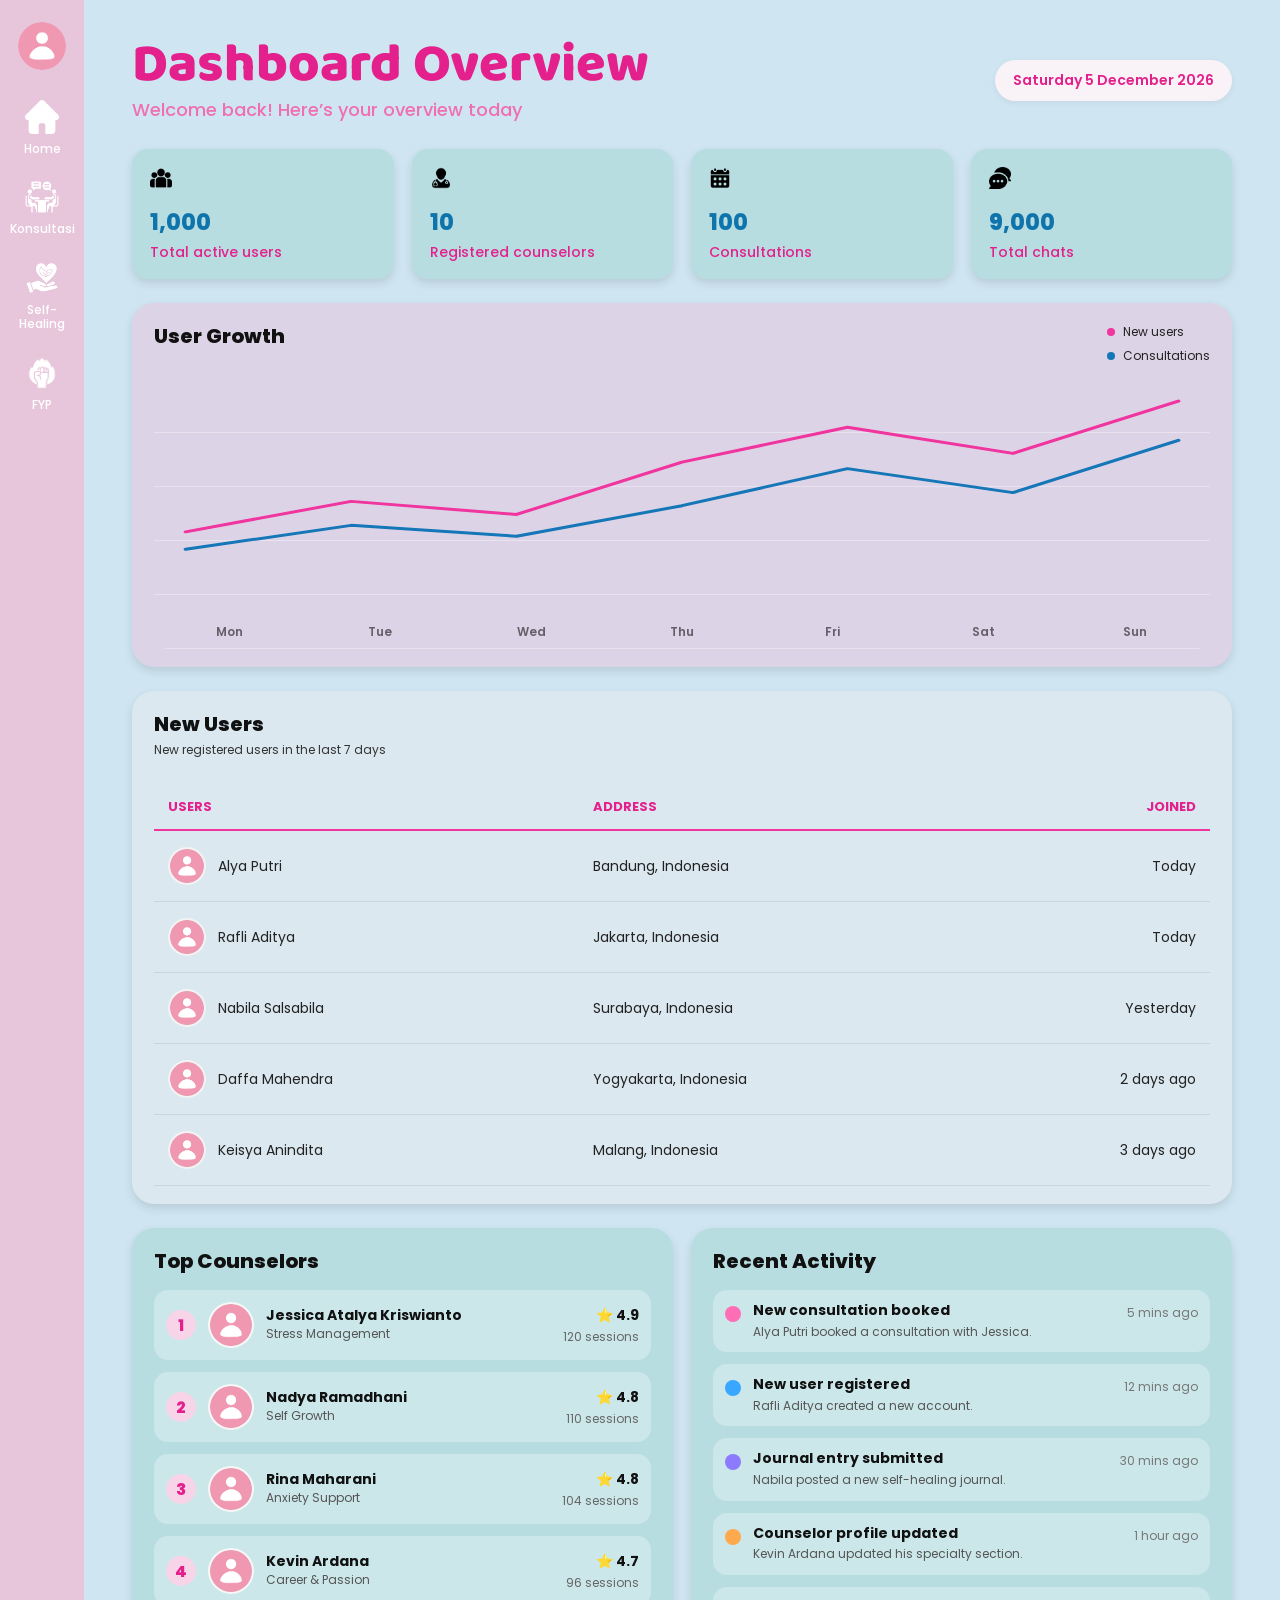
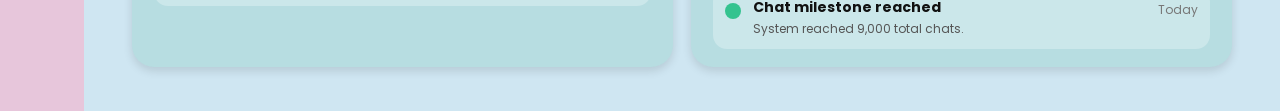
<file: admin_dashboard.html>
<!DOCTYPE html>
<html lang="en">
<head>
  <meta charset="UTF-8" />
  <meta name="viewport" content="width=device-width, initial-scale=1.0" />
  <title>Admin Dashboard</title>

  <link rel="preconnect" href="https://fonts.googleapis.com">
  <link rel="preconnect" href="https://fonts.gstatic.com" crossorigin>
  <link href="https://fonts.googleapis.com/css2?family=Baloo+2:wght@600;700;800&family=Poppins:wght@300;400;500;600;700;800&display=swap" rel="stylesheet">

  <link rel="stylesheet" href="admin_dashboard.css" />
</head>
<body>
  <div class="dashboard">

    <!-- SIDEBAR -->
    <aside class="sidebar">
      <div class="sidebar-top">
        <div class="profile-icon">
          <img src="ikon profile.png" alt="Admin Profile">
        </div>
      </div>

      <nav class="nav">
        <a href="#" class="nav-item active">
          <span class="nav-icon">
            <img src="ikon home.png" alt="Home">
          </span>
          <span class="nav-label">Home</span>
        </a>

        <a href="#" class="nav-item">
          <span class="nav-icon">
            <img src="ikon konsul.png" alt="Konsultasi">
          </span>
          <span class="nav-label">Konsultasi</span>
        </a>

        <a href="#" class="nav-item">
          <span class="nav-icon">
            <img src="self healing.png" alt="Self-Healing">
          </span>
          <span class="nav-label">Self-Healing</span>
        </a>

        <a href="#" class="nav-item">
          <span class="nav-icon">
            <img src="ikon self discovery.png" alt="FYP">
          </span>
          <span class="nav-label">FYP</span>
        </a>
      </nav>
    </aside>

    <!-- MAIN -->
    <main class="main-content">
      <div class="content">

        <!-- HEADER -->
        <section class="page-header">
          <div class="page-title-wrap">
            <h1>Dashboard Overview</h1>
            <p>Welcome back! Here’s your overview today</p>
          </div>

          <div class="date-pill" id="datePill">Monday, 2 March 2026</div>
        </section>

        <!-- STATS -->
        <section class="stats-grid" id="statsGrid">
          <!-- diisi JS -->
        </section>

        <!-- USER GROWTH -->
        <section class="panel panel-growth">
          <div class="panel-header">
            <h2>User Growth</h2>
            <div class="legend">
              <span class="legend-item">
                <span class="legend-dot pink"></span>
                New users
              </span>
              <span class="legend-item">
                <span class="legend-dot blue"></span>
                Consultations
              </span>
            </div>
          </div>

          <div class="growth-chart-area">
            <div class="chart-grid"></div>
            <div class="chart-svg-wrap">
              <svg id="growthChart" viewBox="0 0 1000 320" preserveAspectRatio="none">
                <path id="lineUsers" class="line-users" d=""></path>
                <path id="lineConsultations" class="line-consultations" d=""></path>
              </svg>
            </div>

            <div class="chart-labels" id="chartLabels">
              <!-- diisi JS -->
            </div>
          </div>
        </section>

        <!-- NEW USERS TABLE -->
        <section class="panel panel-table">
          <div class="panel-header panel-header-column">
            <h2>New Users</h2>
            <p>New registered users in the last 7 days</p>
          </div>

          <div class="table-wrapper">
            <table class="users-table">
              <thead>
                <tr>
                  <th>USERS</th>
                  <th>ADDRESS</th>
                  <th>JOINED</th>
                </tr>
              </thead>
              <tbody id="usersTableBody">
                <!-- diisi JS -->
              </tbody>
            </table>
          </div>
        </section>

        <!-- BOTTOM GRID -->
        <section class="bottom-grid">
          <!-- TOP COUNSELORS -->
          <section class="panel small-panel">
            <div class="panel-header">
              <h2>Top Counselors</h2>
            </div>

            <div class="counselor-rank-list" id="topCounselorsList">
              <!-- diisi JS -->
            </div>
          </section>

          <!-- RECENT ACTIVITY -->
          <section class="panel small-panel">
            <div class="panel-header">
              <h2>Recent Activity</h2>
            </div>

            <div class="activity-list" id="recentActivityList">
              <!-- diisi JS -->
            </div>
          </section>
        </section>

      </div>
    </main>
  </div>

  <script>
    /* =========================
       DUMMY DATA
    ========================= */
    const statsData = [
      {
        icon: "ikon active user.png",
        value: "1,000",
        label: "Total active users"
      },
      {
        icon: "ikon registered counselors.png",
        value: "10",
        label: "Registered counselors"
      },
      {
        icon: "ikon consultations.png",
        value: "100",
        label: "Consultations"
      },
      {
        icon: "ikon total chats.png",
        value: "9,000",
        label: "Total chats"
      }
    ];

    const growthData = [
      { day: "Mon", users: 28, consultations: 20 },
      { day: "Tue", users: 42, consultations: 31 },
      { day: "Wed", users: 36, consultations: 26 },
      { day: "Thu", users: 60, consultations: 40 },
      { day: "Fri", users: 76, consultations: 57 },
      { day: "Sat", users: 64, consultations: 46 },
      { day: "Sun", users: 88, consultations: 70 }
    ];

    const newUsersData = [
      {
        name: "Alya Putri",
        avatar: "ikon profile.png",
        address: "Bandung, Indonesia",
        joined: "Today"
      },
      {
        name: "Rafli Aditya",
        avatar: "ikon profile.png",
        address: "Jakarta, Indonesia",
        joined: "Today"
      },
      {
        name: "Nabila Salsabila",
        avatar: "ikon profile.png",
        address: "Surabaya, Indonesia",
        joined: "Yesterday"
      },
      {
        name: "Daffa Mahendra",
        avatar: "ikon profile.png",
        address: "Yogyakarta, Indonesia",
        joined: "2 days ago"
      },
      {
        name: "Keisya Anindita",
        avatar: "ikon profile.png",
        address: "Malang, Indonesia",
        joined: "3 days ago"
      }
    ];

    const topCounselorsData = [
      {
        name: "Jessica Atalya Kriswianto",
        specialty: "Stress Management",
        rating: 4.9,
        sessions: 120,
        avatar: "ikon profile.png"
      },
      {
        name: "Nadya Ramadhani",
        specialty: "Self Growth",
        rating: 4.8,
        sessions: 110,
        avatar: "ikon profile.png"
      },
      {
        name: "Rina Maharani",
        specialty: "Anxiety Support",
        rating: 4.8,
        sessions: 104,
        avatar: "ikon profile.png"
      },
      {
        name: "Kevin Ardana",
        specialty: "Career & Passion",
        rating: 4.7,
        sessions: 96,
        avatar: "ikon profile.png"
      }
    ];

    const recentActivityData = [
      {
        title: "New consultation booked",
        desc: "Alya Putri booked a consultation with Jessica.",
        time: "5 mins ago",
        type: "booking"
      },
      {
        title: "New user registered",
        desc: "Rafli Aditya created a new account.",
        time: "12 mins ago",
        type: "user"
      },
      {
        title: "Journal entry submitted",
        desc: "Nabila posted a new self-healing journal.",
        time: "30 mins ago",
        type: "journal"
      },
      {
        title: "Counselor profile updated",
        desc: "Kevin Ardana updated his specialty section.",
        time: "1 hour ago",
        type: "update"
      },
      {
        title: "Chat milestone reached",
        desc: "System reached 9,000 total chats.",
        time: "Today",
        type: "chat"
      }
    ];

    /* =========================
       RENDER DATE
    ========================= */
    function renderDate() {
      const el = document.getElementById("datePill");
      const date = new Date();

      const options = {
        weekday: "long",
        day: "numeric",
        month: "long",
        year: "numeric"
      };

      el.textContent = date.toLocaleDateString("en-GB", options);
    }

    /* =========================
       RENDER STATS
    ========================= */
    function renderStats() {
      const statsGrid = document.getElementById("statsGrid");
      statsGrid.innerHTML = "";

      statsData.forEach((item) => {
        const card = document.createElement("article");
        card.className = "stat-card";
        card.innerHTML = `
          <div class="stat-icon">
            <img src="${item.icon}" alt="${item.label}">
          </div>
          <div class="stat-number">${item.value}</div>
          <div class="stat-label">${item.label}</div>
        `;
        statsGrid.appendChild(card);
      });
    }

    /* =========================
       CHART
    ========================= */
    function createLinePath(dataArray, maxValue, width, height, padding) {
      const stepX = (width - padding * 2) / (dataArray.length - 1);

      return dataArray.map((value, index) => {
        const x = padding + (stepX * index);
        const y = height - padding - ((value / maxValue) * (height - padding * 2));
        return `${index === 0 ? "M" : "L"} ${x} ${y}`;
      }).join(" ");
    }

    function renderGrowthChart() {
      const labelsWrap = document.getElementById("chartLabels");
      const lineUsers = document.getElementById("lineUsers");
      const lineConsultations = document.getElementById("lineConsultations");

      labelsWrap.innerHTML = "";

      growthData.forEach(item => {
        const label = document.createElement("span");
        label.textContent = item.day;
        labelsWrap.appendChild(label);
      });

      const maxValue = Math.max(
        ...growthData.map(item => item.users),
        ...growthData.map(item => item.consultations)
      );

      const usersPath = createLinePath(
        growthData.map(item => item.users),
        maxValue,
        1000,
        320,
        30
      );

      const consultationsPath = createLinePath(
        growthData.map(item => item.consultations),
        maxValue,
        1000,
        320,
        30
      );

      lineUsers.setAttribute("d", usersPath);
      lineConsultations.setAttribute("d", consultationsPath);
    }

    /* =========================
       USERS TABLE
    ========================= */
    function renderUsersTable() {
      const tbody = document.getElementById("usersTableBody");
      tbody.innerHTML = "";

      newUsersData.forEach((user) => {
        const row = document.createElement("tr");
        row.innerHTML = `
          <td>
            <div class="user-cell">
              <img class="user-avatar" src="${user.avatar}" alt="${user.name}">
              <span>${user.name}</span>
            </div>
          </td>
          <td>${user.address}</td>
          <td>${user.joined}</td>
        `;
        tbody.appendChild(row);
      });
    }

    /* =========================
       TOP COUNSELORS
    ========================= */
    function renderTopCounselors() {
      const list = document.getElementById("topCounselorsList");
      list.innerHTML = "";

      topCounselorsData.forEach((item, index) => {
        const row = document.createElement("div");
        row.className = "rank-item";
        row.innerHTML = `
          <div class="rank-left">
            <div class="rank-number">${index + 1}</div>
            <img class="rank-avatar" src="${item.avatar}" alt="${item.name}">
            <div class="rank-info">
              <div class="rank-name">${item.name}</div>
              <div class="rank-specialty">${item.specialty}</div>
            </div>
          </div>

          <div class="rank-right">
            <div class="rank-rating">⭐ ${item.rating}</div>
            <div class="rank-sessions">${item.sessions} sessions</div>
          </div>
        `;
        list.appendChild(row);
      });
    }

    /* =========================
       RECENT ACTIVITY
    ========================= */
    function renderRecentActivity() {
      const list = document.getElementById("recentActivityList");
      list.innerHTML = "";

      recentActivityData.forEach((item) => {
        const row = document.createElement("div");
        row.className = "activity-item";
        row.innerHTML = `
          <div class="activity-icon ${item.type}"></div>
          <div class="activity-info">
            <div class="activity-title">${item.title}</div>
            <div class="activity-desc">${item.desc}</div>
          </div>
          <div class="activity-time">${item.time}</div>
        `;
        list.appendChild(row);
      });
    }

    renderDate();
    renderStats();
    renderGrowthChart();
    renderUsersTable();
    renderTopCounselors();
    renderRecentActivity();
  </script>
</body>
</html>
</file>
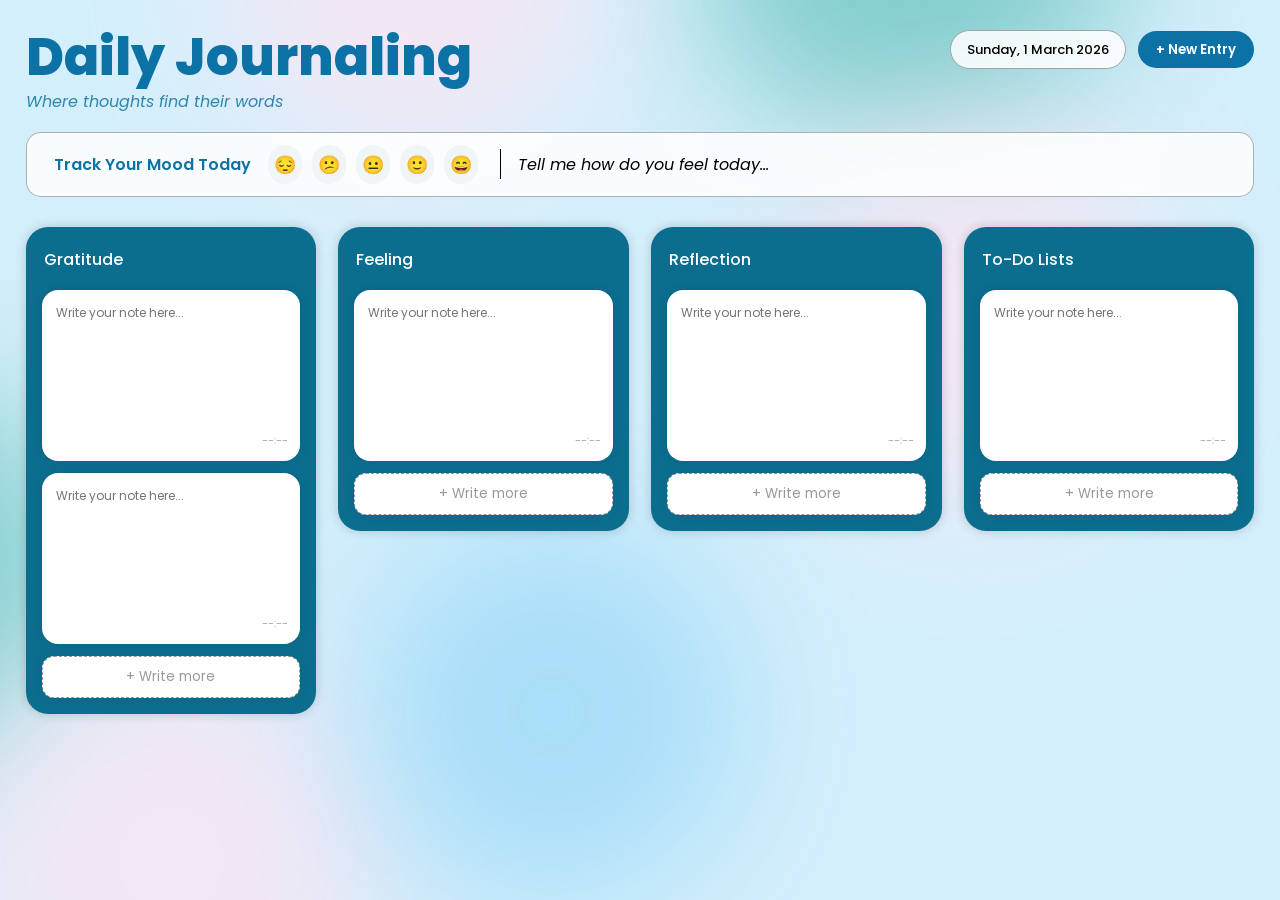
<file: journaling.html>
<!doctype html>
<html lang="id">
<head>
  <meta charset="utf-8" />
  <meta name="viewport" content="width=device-width,initial-scale=1" />
  <title>Daily Journaling</title>

  <link rel="preconnect" href="https://fonts.googleapis.com">
  <link rel="preconnect" href="https://fonts.gstatic.com" crossorigin>
  <link href="https://fonts.googleapis.com/css2?family=Poppins:wght@300;400;500;600;700;800&display=swap" rel="stylesheet">

  <link rel="stylesheet" href="style_journaling.css">
</head>
<body>

  <div class="journaling">
    <!-- background blur circles (satu-satu) -->
    <div class="ellipse ellipse-1"></div>
    <div class="ellipse ellipse-2"></div>
    <div class="ellipse ellipse-3"></div>
    <div class="ellipse ellipse-4"></div>
    <div class="ellipse ellipse-5"></div>
    <div class="ellipse ellipse-6"></div>

    <main class="container">

      <header class="journal-top">
        <div class="title-area">
          <h1 class="page-title">Daily Journaling</h1>
          <div class="subtitle">Where thoughts find their words</div>
        </div>

        <div class="top-actions">
          <div class="pill">Sunday, 1 March 2026</div>
          <button class="btn-primary" type="button">+ New Entry</button>
        </div>
      </header>

      <section class="mood-bar">
        <div class="mood-label">Track Your Mood Today</div>

        <div class="mood-emojis" aria-label="Mood options">
          <button class="emoji" type="button" aria-label="Sad">😔</button>
          <button class="emoji" type="button" aria-label="Unsure">😕</button>
          <button class="emoji" type="button" aria-label="Neutral">😐</button>
          <button class="emoji" type="button" aria-label="Good">🙂</button>
          <button class="emoji" type="button" aria-label="Happy">😄</button>
        </div>

        <div class="mood-divider" aria-hidden="true"></div>

        <div class="mood-input" type="text">Tell me how do you feel today...</div>
      </section>

      <section class="journal-grid">
        <article class="journal-section">
          <h3 class="section-title">Gratitude</h3>

          <form class="note-card" action="#">
            <textarea class="note-input" placeholder="Write your note here..." rows="5"></textarea>
            <div class="note-footer"><span class="time">--:--</span></div>
          </form>

          <form class="note-card" action="#">
            <textarea class="note-input" placeholder="Write your note here..." rows="5"></textarea>
            <div class="note-footer"><span class="time">--:--</span></div>
          </form>

          <button class="btn-secondary" type="button">+ Write more</button>
        </article>

        <article class="journal-section">
          <h3 class="section-title">Feeling</h3>

          <form class="note-card" action="#">
            <textarea class="note-input" placeholder="Write your note here..." rows="5"></textarea>
            <div class="note-footer"><span class="time">--:--</span></div>
          </form>

          <button class="btn-secondary" type="button">+ Write more</button>
        </article>

        <article class="journal-section">
          <h3 class="section-title">Reflection</h3>

          <form class="note-card" action="#">
            <textarea class="note-input" placeholder="Write your note here..." rows="5"></textarea>
            <div class="note-footer"><span class="time">--:--</span></div>
          </form>

          <button class="btn-secondary" type="button">+ Write more</button>
        </article>

        <article class="journal-section">
          <h3 class="section-title">To-Do Lists</h3>

          <form class="note-card" action="#">
            <textarea class="note-input" placeholder="Write your note here..." rows="5"></textarea>
            <div class="note-footer"><span class="time">--:--</span></div>
          </form>

          <button class="btn-secondary" type="button">+ Write more</button>
        </article>
      </section>

    </main>
  </div>

</body>
</html>
</file>
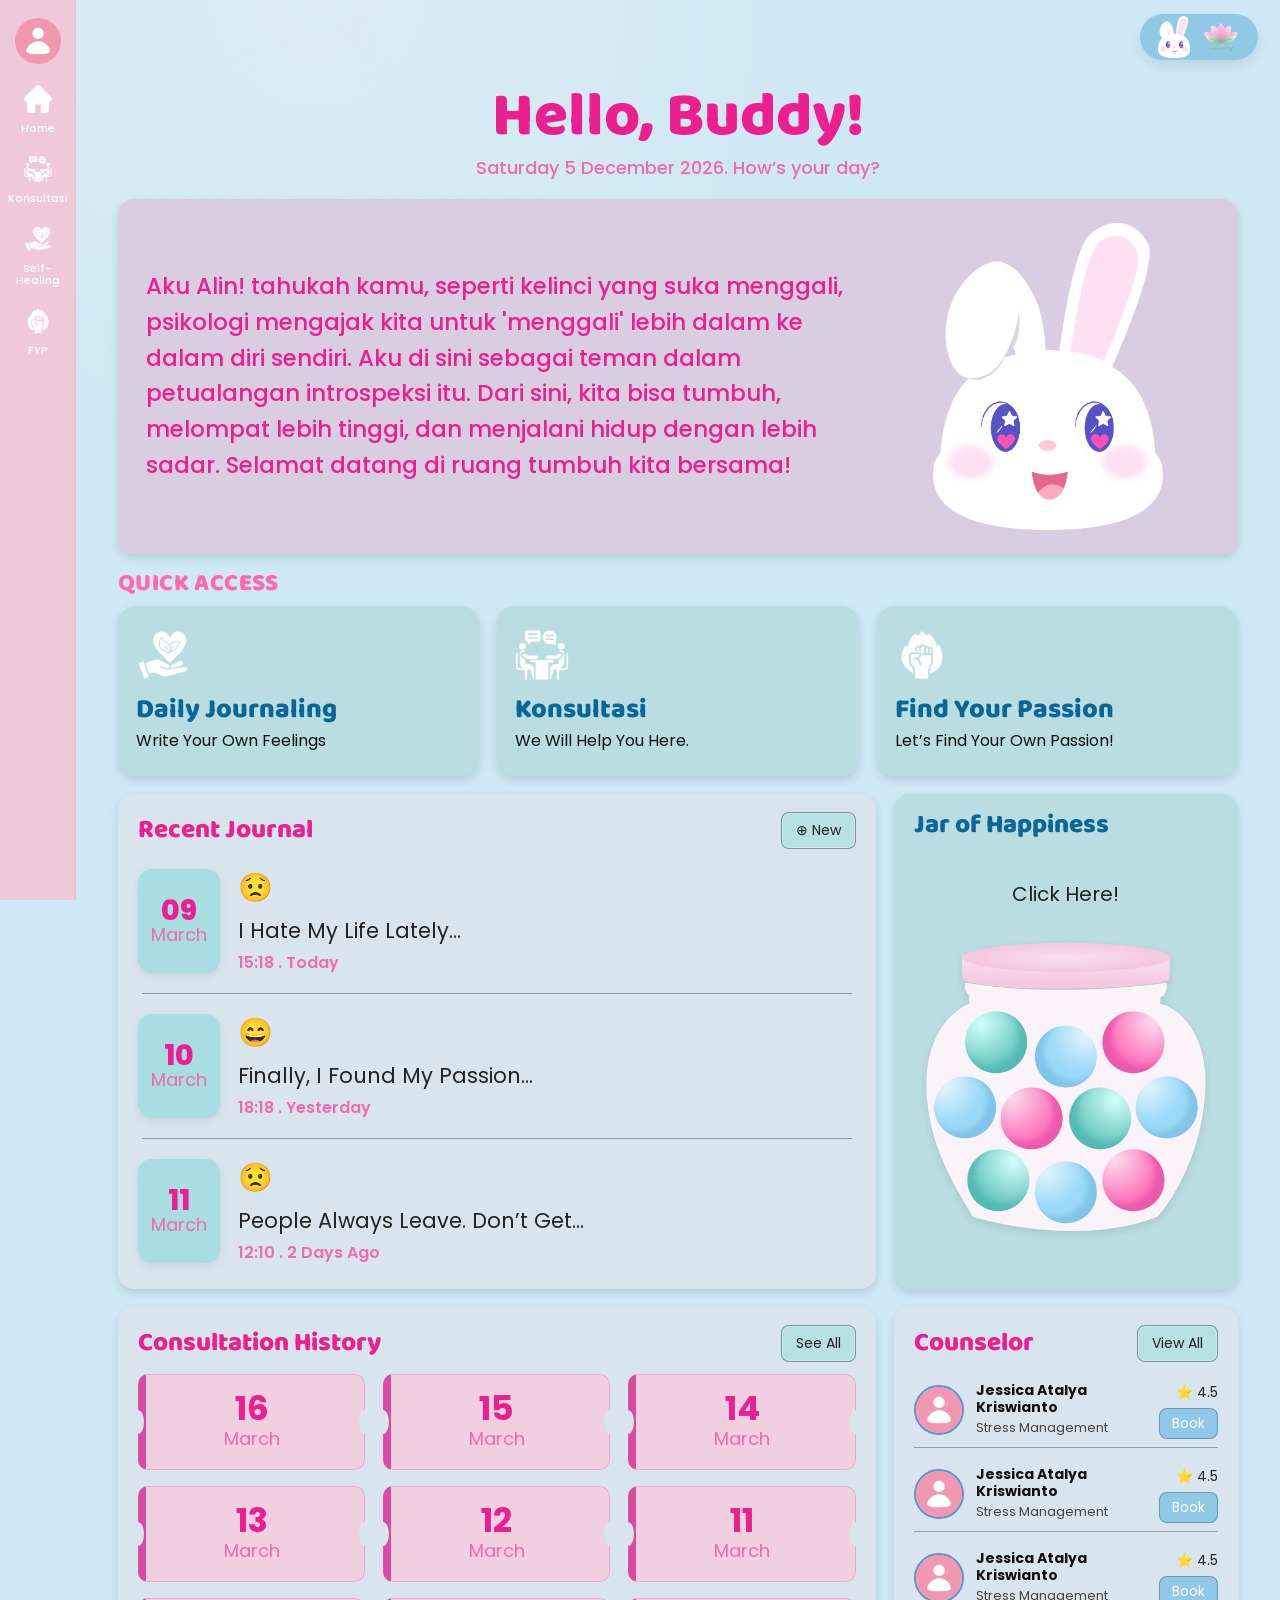
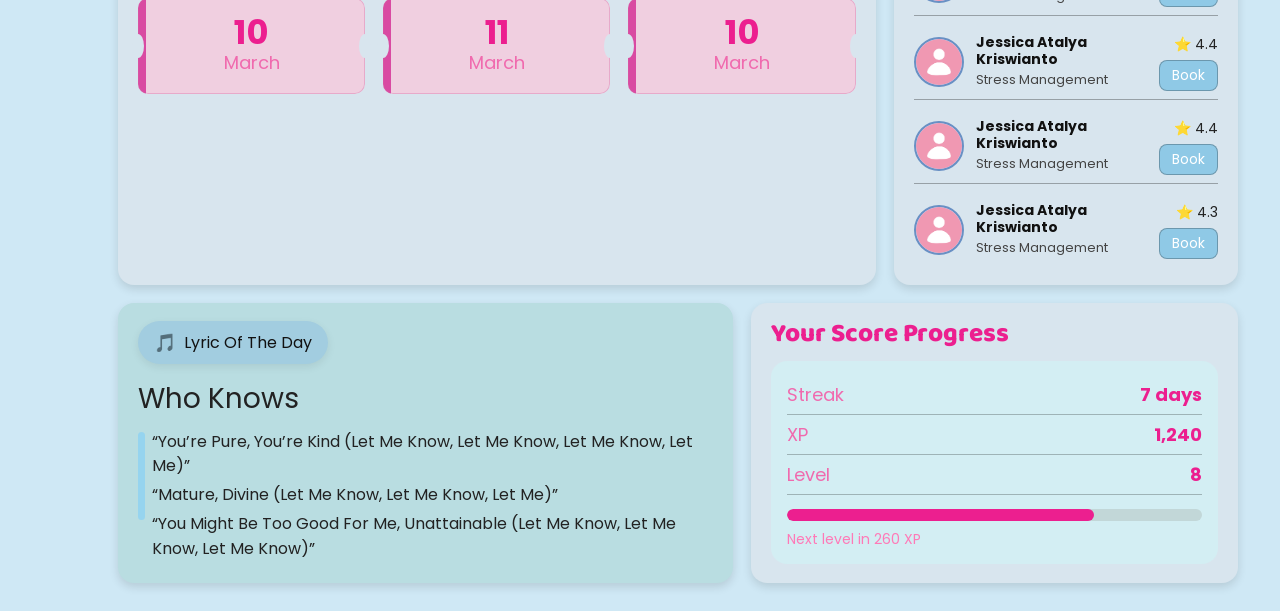
<file: user_dashboard.html>
<!doctype html>
<html lang="id">
<head>
  <meta charset="utf-8" />
  <meta name="viewport" content="width=device-width, initial-scale=1" />
  <title>Dashboard User</title>

  <link rel="preconnect" href="https://fonts.googleapis.com">
  <link rel="preconnect" href="https://fonts.gstatic.com" crossorigin>
  <link href="https://fonts.googleapis.com/css2?family=Baloo+2:wght@400;500;600;700;800&family=Poppins:wght@300;400;500;600;700;800&display=swap" rel="stylesheet">

  <link rel="stylesheet" href="user_dashboard.css" />
</head>
<body>
  <div class="dash">

    <!-- SIDEBAR -->
    <aside class="sidebar">
      <div class="sidebar-top">
        <a href="#" class="avatar" title="Profile">
          <img src="ikon profile.png" alt="Profile">
        </a>
      </div>

      <nav class="nav">
        <a class="nav-item active" href="#">
          <span class="icon">
            <img src="ikon home.png" alt="Home">
          </span>
          <span class="label">Home</span>
        </a>

        <a class="nav-item" href="#">
          <span class="icon">
            <img src="ikon konsul.png" alt="Konsultasi">
          </span>
          <span class="label">Konsultasi</span>
        </a>

        <a class="nav-item" href="journaling.html">
          <span class="icon">
            <img src="self healing.png" alt="Self-Healing">
          </span>
          <span class="label">Self-Healing</span>
        </a>

        <a class="nav-item" href="#">
          <span class="icon">
            <img src="ikon self discovery.png" alt="Find Your Passion">
          </span>
          <span class="label">FYP</span>
        </a>
      </nav>
    </aside>

    <!-- MAIN -->
    <main class="main">

      <!-- TOP BRAND -->
      <div class="top-brand" aria-label="HealinQ brand">
        <img class="brand-mascot" src="maskot1.png" alt="Mascot" />
        <img class="brand-logo" src="Logo HealinQ.png" alt="HealinQ Logo" />
      </div>

      <div class="container">

        <!-- HEADER -->
        <header class="header">
          <h1>Hello, Buddy!</h1>
          <p id="todayText">Monday, 2 March 2026. How’s your day?</p>
        </header>

        <!-- HERO -->
        <section class="hero">
          <div class="hero-text">
            <p>
              Aku Alin! tahukah kamu, seperti kelinci yang suka menggali, psikologi mengajak kita untuk
              'menggali' lebih dalam ke dalam diri sendiri. Aku di sini sebagai teman dalam petualangan
              introspeksi itu. Dari sini, kita bisa tumbuh, melompat lebih tinggi, dan menjalani hidup
              dengan lebih sadar. Selamat datang di ruang tumbuh kita bersama!
            </p>
          </div>

          <div class="hero-mascot-wrap">
            <img class="hero-bunny" src="maskot2.png" alt="Mascot HealinQ" />
          </div>
        </section>

        <!-- QUICK ACCESS -->
        <section class="quick">
          <h2>QUICK ACCESS</h2>

          <div class="quick-grid">
            <a class="quick-card" href="journaling.html">
              <div class="quick-icon">
                <img src="self healing.png" alt="Daily Journaling">
              </div>
              <div class="quick-title">Daily Journaling</div>
              <div class="quick-desc">Write Your Own Feelings</div>
            </a>

            <a class="quick-card" href="#">
              <div class="quick-icon">
                <img src="ikon konsul.png" alt="Konsultasi">
              </div>
              <div class="quick-title">Konsultasi</div>
              <div class="quick-desc">We Will Help You Here.</div>
            </a>

            <a class="quick-card" href="#">
              <div class="quick-icon">
                <img src="ikon self discovery.png" alt="Find Your Passion">
              </div>
              <div class="quick-title">Find Your Passion</div>
              <div class="quick-desc">Let’s Find Your Own Passion!</div>
            </a>
          </div>
        </section>

        <!-- MID TOP -->
        <section class="mid-top">
          <!-- RECENT JOURNAL -->
          <article class="card journal-card">
            <div class="card-head">
              <h3>Recent Journal</h3>
              <button class="btn-small" id="newJournalBtn" type="button">⊕ New</button>
            </div>

            <div class="journal-list" id="journalList">
              <!-- diisi JS -->
            </div>
          </article>

          <!-- JAR -->
          <article class="card jar-card">
            <h3>Jar of Happiness</h3>
            <button class="jar-link" id="jarBtn" type="button">Click Here!</button>

            <div class="jar-image-wrap">
              <img src="jar.png" alt="Jar of Happiness" class="jar-image">
            </div>
          </article>
        </section>

        <!-- MID BOTTOM -->
        <section class="mid-bottom">
          <!-- CONSULTATION HISTORY -->
          <article class="card consult-history-card">
            <div class="card-head">
              <h3>Consultation History</h3>
              <button class="btn-outline" type="button">See All</button>
            </div>

            <div class="ticket-grid" id="ticketGrid">
              <!-- diisi JS -->
            </div>
          </article>

          <!-- COUNSELOR -->
          <article class="card counselor-card">
            <div class="card-head">
              <h3>Counselor</h3>
              <button class="btn-outline" type="button">View All</button>
            </div>

            <div class="counselor-list" id="counselorList">
              <!-- diisi JS -->
            </div>
          </article>
        </section>

        <!-- BOTTOM -->
        <section class="bottom">
          <!-- LYRICS -->
          <article class="card lyrics-card">
            <div class="lyrics-badge">
              <span class="badge-icon">🎵</span>
              <span>Lyric Of The Day</span>
            </div>

            <div class="lyrics-content" id="lyricsContent">
              <!-- diisi JS -->
            </div>
          </article>

          <!-- SCORE -->
          <article class="card score-card">
            <h3>Your Score Progress</h3>

            <div class="score-box">
              <div class="score-row">
                <span>Streak</span>
                <b id="streakValue">7 days</b>
              </div>
              <div class="score-row">
                <span>XP</span>
                <b id="xpValue">1,240</b>
              </div>
              <div class="score-row">
                <span>Level</span>
                <b id="levelValue">8</b>
              </div>

              <div class="progress">
                <div class="progress-bar" id="progressBar"></div>
              </div>

              <div class="progress-note" id="progressNote">Next level in 260 XP</div>
            </div>
          </article>
        </section>
      </div>
    </main>
  </div>

  <script>
    /* =========================
       DATA DINAMIS
    ========================== */
    const journals = [
      {
        day: "09",
        month: "March",
        emoji: "😟",
        title: "I Hate My Life Lately...",
        time: "15:18",
        status: "Today"
      },
      {
        day: "10",
        month: "March",
        emoji: "😄",
        title: "Finally, I Found My Passion...",
        time: "18:18",
        status: "Yesterday"
      },
      {
        day: "11",
        month: "March",
        emoji: "😟",
        title: "People Always Leave. Don’t Get...",
        time: "12:10",
        status: "2 Days Ago"
      }
    ];

    const consultationHistory = [
      { day: "16", month: "March" },
      { day: "15", month: "March" },
      { day: "14", month: "March" },
      { day: "13", month: "March" },
      { day: "12", month: "March" },
      { day: "11", month: "March" },
      { day: "10", month: "March" },
      { day: "11", month: "March" },
      { day: "10", month: "March" }
    ];

    const counselors = [
      {
        name: "Jessica Atalya Kriswianto",
        specialty: "Stress Management",
        rating: 4.5,
        image: "ikon profile.png"
      },
      {
        name: "Jessica Atalya Kriswianto",
        specialty: "Stress Management",
        rating: 4.5,
        image: "ikon profile.png"
      },
      {
        name: "Jessica Atalya Kriswianto",
        specialty: "Stress Management",
        rating: 4.5,
        image: "ikon profile.png"
      },
      {
        name: "Jessica Atalya Kriswianto",
        specialty: "Stress Management",
        rating: 4.4,
        image: "ikon profile.png"
      },
      {
        name: "Jessica Atalya Kriswianto",
        specialty: "Stress Management",
        rating: 4.4,
        image: "ikon profile.png"
      },
      {
        name: "Jessica Atalya Kriswianto",
        specialty: "Stress Management",
        rating: 4.3,
        image: "ikon profile.png"
      }
    ];

    const lyricData = {
      title: "Who Knows",
      lines: [
        "“You’re Pure, You’re Kind (Let Me Know, Let Me Know, Let Me Know, Let Me)”",
        "“Mature, Divine (Let Me Know, Let Me Know, Let Me)”",
        "“You Might Be Too Good For Me, Unattainable (Let Me Know, Let Me Know, Let Me Know)”"
      ]
    };

    const scoreData = {
      streak: 7,
      xp: 1240,
      level: 8,
      currentXPInLevel: 740,
      xpToNextLevel: 1000
    };

    /* =========================
       RENDER FUNCTIONS
    ========================== */
    function renderJournals() {
      const journalList = document.getElementById("journalList");
      journalList.innerHTML = "";

      journals.forEach((item, index) => {
        const journalItem = document.createElement("div");
        journalItem.className = "journal-item";
        journalItem.innerHTML = `
          <div class="journal-date-box">
            <div class="journal-day">${item.day}</div>
            <div class="journal-month">${item.month}</div>
          </div>

          <div class="journal-info">
            <div class="journal-emoji">${item.emoji}</div>
            <div class="journal-title">${item.title}</div>
            <div class="journal-meta">${item.time} . ${item.status}</div>
          </div>
        `;

        journalItem.addEventListener("click", () => {
          alert("Buka detail journal: " + item.title);
        });

        journalList.appendChild(journalItem);

        if (index !== journals.length - 1) {
          const divider = document.createElement("div");
          divider.className = "journal-divider";
          journalList.appendChild(divider);
        }
      });
    }

    function renderConsultHistory() {
      const ticketGrid = document.getElementById("ticketGrid");
      ticketGrid.innerHTML = "";

      consultationHistory.forEach((ticket) => {
        const el = document.createElement("button");
        el.className = "ticket";
        el.type = "button";
        el.innerHTML = `
          <span class="ticket-day">${ticket.day}</span>
          <span class="ticket-month">${ticket.month}</span>
        `;

        el.addEventListener("click", () => {
          alert(`Consultation history ${ticket.day} ${ticket.month}`);
        });

        ticketGrid.appendChild(el);
      });
    }

    function renderCounselors() {
      const counselorList = document.getElementById("counselorList");
      counselorList.innerHTML = "";

      counselors.forEach((counselor) => {
        const item = document.createElement("div");
        item.className = "counselor-item";
        item.innerHTML = `
          <div class="counselor-left">
            <img class="counselor-avatar" src="${counselor.image}" alt="${counselor.name}">
            <div class="counselor-info">
              <div class="counselor-name">${counselor.name}</div>
              <div class="counselor-specialty">${counselor.specialty}</div>
            </div>
          </div>

          <div class="counselor-right">
            <div class="rating">⭐ ${counselor.rating}</div>
            <button class="book-btn" type="button">Book</button>
          </div>
        `;

        const bookBtn = item.querySelector(".book-btn");
        bookBtn.addEventListener("click", (e) => {
          e.stopPropagation();
          alert("Booking counselor: " + counselor.name);
        });

        item.addEventListener("click", () => {
          alert("Lihat profil counselor: " + counselor.name);
        });

        counselorList.appendChild(item);
      });
    }

    function renderLyrics() {
      const lyricsContent = document.getElementById("lyricsContent");
      lyricsContent.innerHTML = `
        <div class="lyrics-title">${lyricData.title}</div>
        <div class="lyrics-text">
          ${lyricData.lines.map(line => `<p>${line}</p>`).join("")}
        </div>
      `;
    }

    function renderScore() {
      document.getElementById("streakValue").textContent = `${scoreData.streak} days`;
      document.getElementById("xpValue").textContent = scoreData.xp.toLocaleString("en-US");
      document.getElementById("levelValue").textContent = scoreData.level;

      const progressPercent = (scoreData.currentXPInLevel / scoreData.xpToNextLevel) * 100;
      document.getElementById("progressBar").style.width = `${progressPercent}%`;

      const remain = scoreData.xpToNextLevel - scoreData.currentXPInLevel;
      document.getElementById("progressNote").textContent = `Next level in ${remain} XP`;
    }

    function setupEvents() {
      document.getElementById("newJournalBtn").addEventListener("click", () => {
        const title = prompt("Tulis judul journal baru:");
        if (!title) return;

        journals.unshift({
          day: "12",
          month: "March",
          emoji: "🙂",
          title: title,
          time: "20:00",
          status: "Today"
        });

        renderJournals();
      });

      document.getElementById("jarBtn").addEventListener("click", () => {
        const message = prompt("Tulis satu hal kecil yang membuatmu bahagia hari ini:");
        if (!message) return;
        alert("Pesan kebahagiaan tersimpan: " + message);
      });
    }

    function renderTodayText() {
      const todayText = document.getElementById("todayText");
      const date = new Date();

      const options = {
        weekday: "long",
        day: "numeric",
        month: "long",
        year: "numeric"
      };

      const formatted = date.toLocaleDateString("en-GB", options);
      todayText.textContent = `${formatted}. How’s your day?`;
    }

    renderTodayText();
    renderJournals();
    renderConsultHistory();
    renderCounselors();
    renderLyrics();
    renderScore();
    setupEvents();
  </script>
</body>
</html>
</file>
<file: admin_dashboard.css>
* {
  box-sizing: border-box;
  margin: 0;
  padding: 0;
}

:root {
  --bg-main: #cfe6f2;
  --sidebar-bg: #e7c6db;
  --card-blue: #b7dde1;
  --card-soft: #dbe8f0;
  --card-purple: #ddd3e6;
  --text-pink: #e3208c;
  --text-pink-soft: #f06fb3;
  --text-blue: #0e74ab;
  --text-dark: #1a1a1a;
  --line-pink: #f0359f;
  --line-blue: #1577b8;
  --white: #ffffff;
  --shadow: 0 4px 10px rgba(0, 0, 0, 0.12);
  --radius-xl: 22px;
  --radius-lg: 18px;
  --radius-md: 16px;
  --radius-sm: 12px;
}

html,
body {
  height: 100%;
}

body {
  font-family: "Poppins", sans-serif;
  background: var(--bg-main);
  color: var(--text-dark);
}

img {
  display: block;
  max-width: 100%;
}

.dashboard {
  display: flex;
  min-height: 100vh;
}

/* =========================
   SIDEBAR
========================= */
.sidebar {
  width: 84px;
  min-width: 84px;
  background: var(--sidebar-bg);
  min-height: 100vh;
  position: sticky;
  top: 0;
  display: flex;
  flex-direction: column;
  align-items: center;
  padding: 22px 10px;
  z-index: 10;
}

.sidebar-top {
  margin-bottom: 28px;
}

.profile-icon {
  width: 48px;
  height: 48px;
  border-radius: 50%;
  overflow: hidden;
}

.profile-icon img {
  width: 100%;
  height: 100%;
  object-fit: contain;
}

.nav {
  width: 100%;
  display: flex;
  flex-direction: column;
  gap: 22px;
  align-items: center;
}

.nav-item {
  width: 100%;
  text-decoration: none;
  display: flex;
  flex-direction: column;
  align-items: center;
  gap: 6px;
  color: #fff;
  transition: 0.2s ease;
}

.nav-item:hover {
  transform: translateY(-2px);
}

.nav-icon {
  width: 38px;
  height: 38px;
  display: flex;
  align-items: center;
  justify-content: center;
}

.nav-icon img {
  width: 34px;
  height: 34px;
  object-fit: contain;
}

.nav-label {
  font-size: 12px;
  font-weight: 500;
  text-align: center;
  color: #fff;
  line-height: 1.2;
}

/* =========================
   MAIN CONTENT
========================= */
.main-content {
  flex: 1;
  min-height: 100vh;
  background: var(--bg-main);
}

.content {
  width: min(1100px, 94%);
  margin: 0 auto;
  padding: 38px 0 44px;
}

/* =========================
   HEADER
========================= */
.page-header {
  display: flex;
  justify-content: space-between;
  align-items: center;
  gap: 18px;
  margin-bottom: 26px;
}

.page-title-wrap h1 {
  font-family: "Baloo 2", cursive;
  font-size: 54px;
  font-weight: 800;
  line-height: 1;
  color: var(--text-pink);
}

.page-title-wrap p {
  margin-top: 4px;
  font-size: 18px;
  color: var(--text-pink-soft);
  font-weight: 500;
}

.date-pill {
  background: #f9f3f7;
  color: var(--text-pink);
  border-radius: 999px;
  padding: 10px 18px;
  font-size: 14px;
  font-weight: 600;
  white-space: nowrap;
  box-shadow: 0 2px 6px rgba(0,0,0,.06);
}

/* =========================
   STATS
========================= */
.stats-grid {
  display: grid;
  grid-template-columns: repeat(4, 1fr);
  gap: 18px;
  margin-bottom: 24px;
}

.stat-card {
  background: var(--card-blue);
  border-radius: var(--radius-md);
  box-shadow: var(--shadow);
  padding: 18px 18px 16px;
  min-height: 130px;
  display: flex;
  flex-direction: column;
  justify-content: space-between;
}

.stat-icon {
  width: 22px;
  height: 22px;
  margin-bottom: 18px;
}

.stat-icon img {
  width: 100%;
  height: 100%;
  object-fit: contain;
}

.stat-number {
  font-size: 22px;
  font-weight: 800;
  color: var(--text-blue);
  line-height: 1;
}

.stat-label {
  margin-top: 4px;
  font-size: 14px;
  color: var(--text-pink);
  font-weight: 500;
}

/* =========================
   PANELS
========================= */
.panel {
  border-radius: var(--radius-xl);
  box-shadow: var(--shadow);
  padding: 18px 22px;
}

.panel-growth {
  background: var(--card-purple);
  margin-bottom: 24px;
}

.panel-table {
  background: var(--card-soft);
  margin-bottom: 24px;
}

.small-panel {
  background: var(--card-blue);
  min-height: 390px;
}

.panel-header {
  display: flex;
  justify-content: space-between;
  align-items: flex-start;
  gap: 16px;
  margin-bottom: 14px;
}

.panel-header h2 {
  font-size: 20px;
  font-weight: 800;
  color: #111;
}

.panel-header-column {
  flex-direction: column;
  align-items: flex-start;
  gap: 2px;
}

.panel-header-column p {
  font-size: 12px;
  color: #333;
  font-weight: 400;
}

/* =========================
   LEGEND
========================= */
.legend {
  display: flex;
  flex-direction: column;
  gap: 6px;
  margin-top: 2px;
}

.legend-item {
  display: flex;
  align-items: center;
  gap: 8px;
  font-size: 12px;
  color: #222;
}

.legend-dot {
  width: 8px;
  height: 8px;
  border-radius: 50%;
  display: inline-block;
}

.legend-dot.pink {
  background: var(--line-pink);
}

.legend-dot.blue {
  background: var(--line-blue);
}

/* =========================
   CHART
========================= */
.growth-chart-area {
  width: 100%;
  height: 270px;
  border-radius: 14px;
  position: relative;
  overflow: hidden;
}

.chart-grid {
  position: absolute;
  inset: 0;
  background:
    repeating-linear-gradient(
      to top,
      rgba(255,255,255,0.35) 0px,
      rgba(255,255,255,0.35) 1px,
      transparent 1px,
      transparent 54px
    );
  pointer-events: none;
}

.chart-svg-wrap {
  width: 100%;
  height: calc(100% - 34px);
  position: relative;
}

#growthChart {
  width: 100%;
  height: 100%;
  overflow: visible;
}

.line-users,
.line-consultations {
  fill: none;
  stroke-width: 4;
  stroke-linecap: round;
  stroke-linejoin: round;
}

.line-users {
  stroke: var(--line-pink);
}

.line-consultations {
  stroke: var(--line-blue);
}

.chart-labels {
  height: 34px;
  display: grid;
  grid-template-columns: repeat(7, 1fr);
  align-items: center;
  text-align: center;
  font-size: 12px;
  font-weight: 600;
  color: rgba(0, 0, 0, 0.55);
}

/* =========================
   TABLE
========================= */
.table-wrapper {
  width: 100%;
  overflow-x: auto;
}

.users-table {
  width: 100%;
  border-collapse: collapse;
  margin-top: 12px;
}

.users-table thead th {
  text-align: left;
  font-size: 13px;
  font-weight: 700;
  color: var(--text-pink);
  padding: 12px 14px;
  border-bottom: 2px solid var(--line-pink);
}

.users-table thead th:last-child,
.users-table tbody td:last-child {
  text-align: right;
}

.users-table tbody td {
  padding: 16px 14px;
  font-size: 14px;
  color: #222;
  border-bottom: 1px solid rgba(0, 0, 0, 0.08);
  vertical-align: middle;
}

.user-cell {
  display: flex;
  align-items: center;
  gap: 12px;
}

.user-avatar {
  width: 38px;
  height: 38px;
  border-radius: 50%;
  object-fit: cover;
  background: #d8d8d8;
  border: 2px solid rgba(255,255,255,.7);
}

/* =========================
   BOTTOM GRID
========================= */
.bottom-grid {
  display: grid;
  grid-template-columns: 1fr 1fr;
  gap: 18px;
}

/* =========================
   TOP COUNSELORS
========================= */
.counselor-rank-list {
  display: flex;
  flex-direction: column;
  gap: 12px;
}

.rank-item {
  display: flex;
  justify-content: space-between;
  align-items: center;
  gap: 14px;
  background: rgba(255,255,255,.28);
  border-radius: 14px;
  padding: 12px;
}

.rank-left {
  display: flex;
  align-items: center;
  gap: 12px;
  min-width: 0;
}

.rank-number {
  width: 30px;
  height: 30px;
  border-radius: 50%;
  background: #f8d4e8;
  color: var(--text-pink);
  display: flex;
  align-items: center;
  justify-content: center;
  font-weight: 800;
  flex-shrink: 0;
}

.rank-avatar {
  width: 46px;
  height: 46px;
  border-radius: 50%;
  object-fit: cover;
  border: 2px solid rgba(255,255,255,.8);
  background: #d8d8d8;
  flex-shrink: 0;
}

.rank-info {
  min-width: 0;
}

.rank-name {
  font-size: 14px;
  font-weight: 700;
  color: #111;
  line-height: 1.2;
}

.rank-specialty {
  font-size: 12px;
  color: #555;
  margin-top: 2px;
}

.rank-right {
  text-align: right;
  flex-shrink: 0;
}

.rank-rating {
  font-size: 14px;
  font-weight: 700;
  color: #111;
}

.rank-sessions {
  font-size: 12px;
  color: #666;
  margin-top: 2px;
}

/* =========================
   RECENT ACTIVITY
========================= */
.activity-list {
  display: flex;
  flex-direction: column;
  gap: 12px;
}

.activity-item {
  display: grid;
  grid-template-columns: 16px 1fr auto;
  gap: 12px;
  align-items: start;
  background: rgba(255,255,255,.28);
  border-radius: 14px;
  padding: 12px;
}

.activity-icon {
  width: 16px;
  height: 16px;
  border-radius: 50%;
  margin-top: 4px;
}

.activity-icon.booking {
  background: #ff6eb5;
}

.activity-icon.user {
  background: #39a7ff;
}

.activity-icon.journal {
  background: #8c7bff;
}

.activity-icon.update {
  background: #ffa94d;
}

.activity-icon.chat {
  background: #34c38f;
}

.activity-info {
  min-width: 0;
}

.activity-title {
  font-size: 14px;
  font-weight: 700;
  color: #111;
  line-height: 1.2;
}

.activity-desc {
  margin-top: 4px;
  font-size: 12px;
  color: #555;
  line-height: 1.45;
}

.activity-time {
  font-size: 12px;
  color: #777;
  white-space: nowrap;
  margin-top: 2px;
}

/* =========================
   RESPONSIVE
========================= */
@media (max-width: 1100px) {
  .stats-grid {
    grid-template-columns: repeat(2, 1fr);
  }

  .bottom-grid {
    grid-template-columns: 1fr;
  }
}

@media (max-width: 760px) {
  .page-header {
    flex-direction: column;
    align-items: flex-start;
  }

  .stats-grid {
    grid-template-columns: 1fr;
  }

  .sidebar {
    width: 70px;
    min-width: 70px;
    padding: 18px 8px;
  }

  .nav-label {
    font-size: 10px;
  }

  .page-title-wrap h1 {
    font-size: 40px;
  }

  .content {
    width: min(96%, 96%);
    padding-top: 24px;
  }

  .activity-item {
    grid-template-columns: 16px 1fr;
  }

  .activity-time {
    grid-column: 2 / 3;
    margin-top: 4px;
  }
}
</file>
<file: style_journaling.css>
/* =========================
   Global
========================= */
*{
  font-family:"Poppins", sans-serif;
  box-sizing:border-box;
}

body{
  margin:0;
}

/* =========================
   Page container (NO BIG WHITE BOX)
========================= */
.journaling{
  background-color:#d4effc;
  overflow:hidden;
  width:100%;
  min-height:100vh;
  position:relative;
  padding: 30px 24px 42px;
}

.journaling input,
.journaling button,
.journaling textarea,
.journaling select{
  font-family:"Poppins", sans-serif;
}

.journaling input::placeholder,
.journaling textarea::placeholder{
  font-family:"Poppins", sans-serif;
}

/* =========================
   Background decoration circles
   (hapus circle kuning)
========================= */
.ellipse{
  position:absolute;
  filter: blur(70.99px);
  aspect-ratio: 1;
  border-radius: 999px;
  pointer-events:none;
  opacity: 0.9;
}

/* kamu bebas adjust posisi biar makin mirip figma */
.ellipse-1{
  top: 380px;
  left: -320px;
  width: 393px;
  height: 393px;
  background-color:#53bab3b2;
}

.ellipse-2{
  top: -270px;
  left: 700px;
  width: 420px;
  height: 420px;
  background-color:#53bab3b2;
}

.ellipse-3{
  top: -220px;
  left: 220px;
  width: 385px;
  height: 385px;
  background-color:#ffe5f3cc;
}

.ellipse-4{
  top: 120px;
  left: 780px;
  width: 385px;
  height: 385px;
  background-color:#ffe5f3cc;
}

.ellipse-5{
  top: 650px;
  left: -40px;
  width: 421px;
  height: 421px;
  background-color:#ffe5f3cc;
}

.ellipse-6{
  top: 520px;
  left: 360px;
  width: 385px;
  height: 385px;
  background-color:#9ad9f8cc;
}

/* =========================
   Content container (transparent)
========================= */
.container{
  position:relative;
  z-index:2;
  width:min(1240px, 96vw);
  margin: 0 auto;
}

/* =========================
   Header
========================= */
.journal-top{
  display:flex;
  align-items:flex-start;
  justify-content:space-between;
  gap:16px;
  margin-bottom: 18px;
}

.mini-title{
  font-weight:600;
  color:#0c72a6;
  font-size: 14px;
}

.page-title{
  margin:0;
  font-weight:800;
  color:#0c72a6;
  font-size: 52px;
  line-height:1.05;
}

.subtitle{
  margin-top: 4px;
  color:#2f86ad;
  font-style: italic;
  font-weight: 400;
}

.top-actions{
  display:flex;
  gap:12px;
  align-items:center;
}

/* pill dan button gaya signup */
.pill{
  background: rgba(255,255,255,.86);
  border-radius: 35.5px;
  border: 0.71px solid #a3a3a3;
  padding: 8.52px 16px;
  font-size: 13px;
  font-weight: 500;
  white-space: nowrap;
  backdrop-filter: blur(6px);
}

.btn-primary{
  background-color:#0c72a6;
  border:none;
  color:#fff;
  border-radius: 35.5px;
  padding: 8.52px 18px;
  font-weight: 600;
  cursor:pointer;
  transition: 0.2s ease;
}
.btn-primary:hover{ filter: brightness(0.95); }
.btn-primary:active{ transform: scale(0.99); }

/* =========================
   Mood bar
========================= */
.mood-bar{
  width:100%;
  display:flex;
  align-items:center;
  gap:2px;
  padding: 12px 12px;
  border-radius: 15px;
  border: 0.7px solid rgba(163,163,163,.85);
  background: rgba(255,255,255,.86);
  backdrop-filter: blur(6px);
  margin-bottom: 30px;
}

.mood-divider{
  width:1px;
  height:30px;
  background: rgba(0,0,0);
  flex: 0 0 auto;
}

.mood-label{
  font-weight:600;
  color:#0c72a6;
  font-size: 16px;
  white-space: nowrap;
  padding: 0 15px;
}

.mood-emojis{
  display:flex;
  gap:10px;
  padding-right:14px;
  margin-right:6px;
  position:relative;
}

.emoji{
  border:none;
  background: #F0F5F7;
  cursor:pointer;
  font-size: 18px;
  padding: 6px 6px;
  border-radius: 100px;
  transition: 0.15s ease;
}
.emoji:hover{ background: rgba(245,245,245,.8); }

.mood-input{
  flex:1;
  border:none;
  outline:none;
  font-size: 16px;
  padding: 0 15px;
  font-style: italic;
}

/* =========================
   Grid & cards
========================= */
.journal-grid{
  display:grid;
  grid-template-columns: repeat(4, minmax(240px, 1fr));
  gap: 22px;
  align-items:start;
}

/* responsive */
@media (max-width: 1100px){
  .journal-grid{ grid-template-columns: repeat(2, minmax(240px, 1fr)); }
}
@media (max-width: 640px){
  .journal-top{ flex-direction:column; }
  .top-actions{ width:100%; justify-content:space-between; }
  .journal-grid{ grid-template-columns: 1fr; }
  .page-title{ font-size: 40px; }
}

/* Blue section card */
.journal-section{
  background:#0c6e8f;
  border-radius: 22px;
  padding: 16px;
  display:flex;
  flex-direction:column;
  gap: 12px;
  box-shadow: 0px 0px 10.65px rgba(0,0,0,.18);
}

.section-title{
  margin: 4px 2px 6px;
  color:#ffffff;
  font-weight:500;
  font-size: 16px;
}

/* Note form */
.note-card{
  background:#ffffff;
  border-radius: 16px;
  padding: 12px;
  display:flex;
  flex-direction:column;
  gap: 10px;
  min-height: 170px;
  box-shadow: 0px 0px 10.65px rgba(0,0,0,.10);
}

.note-input{
  width:100%;
  border:none;
  outline:none;
  resize:none;
  font-size: 12px;
  line-height: 1.45;
  min-height: 120px;
}

.note-footer{
  display:flex;
  align-items:center;
  justify-content:flex-end;
}

.time{
  font-size: 11px;
  color:#9aa8b2;
}

/* button + Write more */
.btn-secondary{
  width:100%;
  background:#ffffff;
  border-radius: 12px;
  padding: 10px;
  cursor:pointer;
  border: 1px dashed #999999;
  color:#999999;
  transition: 0.2s ease;
  box-shadow: 0px 0px 10.65px rgba(0,0,0,.08);
}
.btn-secondary:hover{ background:#f5f5f5; }
.btn-secondary:active{ transform: scale(0.99); }
</file>
<file: user_dashboard.css>
/* =========================
   BASE
========================= */
*{
  box-sizing:border-box;
}

html, body{
  margin:0;
  padding:0;
  height:100%;
}

body{
  font-family:"Poppins", sans-serif;
  background:#cfe8f5;
  color:#333;
}

img{
  display:block;
  max-width:100%;
}

button, a{
  font-family:inherit;
}

/* =========================
   LAYOUT
========================= */
.dash{
  display:flex;
  min-height:100vh;
}

.sidebar{
  width:76px;
  min-width:76px;
  background:linear-gradient(180deg, #efc8da 0%, #efc8da 100%);
  border-right:1px solid rgba(0,0,0,.04);
  position:sticky;
  top:0;
  height:100vh;
  display:flex;
  flex-direction:column;
  align-items:center;
  padding:18px 10px;
  z-index:20;
}

.main{
  flex:1;
  min-height:100vh;
  overflow:auto;
  background:
    radial-gradient(circle at 20% 0%, rgba(255,255,255,.25), transparent 20%),
    #cfe8f5;
}

.container{
  width:min(1120px, 94%);
  margin:0 auto;
  padding:86px 0 28px;
  position:relative;
}

/* =========================
   SIDEBAR
========================= */
.sidebar-top{
  margin-bottom:18px;
}

.avatar{
  width:46px;
  height:46px;
  border-radius:50%;
  display:flex;
  align-items:center;
  justify-content:center;
}

.avatar img{
  width:100%;
  height:100%;
  object-fit:contain;
}

.nav{
  display:flex;
  flex-direction:column;
  gap:18px;
  align-items:center;
  width:100%;
}

.nav-item{
  display:flex;
  flex-direction:column;
  align-items:center;
  justify-content:center;
  gap:6px;
  text-decoration:none;
  color:#fff;
  font-size:12px;
  font-weight:500;
  width:100%;
  transition:.2s ease;
}

.nav-item:hover{
  transform:translateY(-1px);
}

.nav-item .icon{
  width:34px;
  height:34px;
  display:flex;
  align-items:center;
  justify-content:center;
}

.nav-item .icon img{
  width:28px;
  height:28px;
  object-fit:contain;
}

.nav-item .label{
  font-size:11px;
  line-height:1.1;
  text-align:center;
  color:#fff;
}

/* =========================
   TOP BRAND
========================= */
.top-brand{
  position:fixed;
  top:14px;
  right:22px;
  height:46px;
  display:flex;
  align-items:center;
  gap:12px;
  padding:8px 18px;
  border-radius:999px;
  background:#8fc9e6;
  box-shadow:0 6px 12px rgba(0,0,0,.08);
  z-index:50;
}

.brand-mascot{
  height:42px;
  width:auto;
  object-fit:contain;
}

.brand-logo{
  height:28px;
  width:auto;
  object-fit:contain;
}

/* =========================
   HEADER
========================= */
.header{
  text-align:center;
  margin-bottom:18px;
}

.header h1{
  margin:0;
  font-family:"Baloo 2", cursive;
  font-size:62px;
  line-height:1;
  color:#ec1f8f;
  font-weight:800;
}

.header p{
  margin:6px 0 0;
  color:#f06aae;
  font-size:18px;
  font-weight:500;
}

/* =========================
   HERO
========================= */
.hero{
  background:#d9cde4;
  border-radius:16px;
  box-shadow:0 4px 10px rgba(0,0,0,.12);
  padding:24px 28px;
  display:grid;
  grid-template-columns:1.8fr .8fr;
  align-items:center;
  gap:10px;
  margin-bottom:18px;
}

.hero-text p{
  margin:0;
  color:#ec1f8f;
  font-size:23px;
  line-height:1.55;
  font-weight:500;
}

.hero-mascot-wrap{
  display:flex;
  justify-content:center;
  align-items:center;
}

.hero-bunny{
  width:230px;
  max-width:100%;
  object-fit:contain;
}

/* =========================
   SECTION TITLE
========================= */
.quick h2{
  margin:4px 0 10px;
  font-family:"Baloo 2", cursive;
  font-size:24px;
  line-height:1;
  color:#ff69aa;
  font-weight:800;
  letter-spacing:.4px;
}

/* =========================
   QUICK ACCESS
========================= */
.quick-grid{
  display:grid;
  grid-template-columns:repeat(3, 1fr);
  gap:18px;
  margin-bottom:18px;
}

.quick-card{
  text-decoration:none;
  color:#0b6698;
  background:#b9dde1;
  border-radius:18px;
  box-shadow:0 4px 10px rgba(0,0,0,.12);
  padding:22px 18px;
  min-height:170px;
  display:flex;
  flex-direction:column;
  justify-content:center;
  align-items:flex-start;
  transition:.2s ease;
}

.quick-card:hover{
  transform:translateY(-2px);
}

.quick-icon{
  width:54px;
  height:54px;
  margin-bottom:14px;
}

.quick-icon img{
  width:100%;
  height:100%;
  object-fit:contain;
}

.quick-title{
  font-family:"Baloo 2", cursive;
  font-size:27px;
  line-height:1.05;
  font-weight:800;
  color:#0b6698;
}

.quick-desc{
  margin-top:4px;
  font-size:16px;
  color:#111;
}

/* =========================
   SHARED CARD
========================= */
.card{
  background:#d8e5ee;
  border-radius:16px;
  box-shadow:0 4px 10px rgba(0,0,0,.12);
  padding:18px 20px;
}

.card-head{
  display:flex;
  align-items:center;
  justify-content:space-between;
  gap:12px;
  margin-bottom:12px;
}

.card h3,
.card-head h3{
  margin:0;
  font-family:"Baloo 2", cursive;
  color:#ec1f8f;
  font-size:26px;
  line-height:1;
  font-weight:800;
}

.btn-small,
.btn-outline{
  border:1px solid rgba(0,0,0,.35);
  background:#b8e1e4;
  color:#222;
  border-radius:8px;
  padding:7px 14px;
  font-size:14px;
  cursor:pointer;
  box-shadow:inset 0 0 0 1px rgba(255,255,255,.35);
}

.btn-small:hover,
.btn-outline:hover{
  filter:brightness(.98);
}

/* =========================
   MID TOP
========================= */
.mid-top{
  display:grid;
  grid-template-columns:2.2fr 1fr;
  gap:18px;
  margin-bottom:18px;
}

/* =========================
   JOURNAL
========================= */
.journal-list{
  display:flex;
  flex-direction:column;
}

.journal-item{
  display:grid;
  grid-template-columns:82px 1fr;
  gap:18px;
  align-items:center;
  padding:6px 0;
  cursor:pointer;
  transition:.2s ease;
}

.journal-item:hover{
  transform:translateX(3px);
}

.journal-date-box{
  width:82px;
  min-height:104px;
  background:#a8dde2;
  border-radius:14px;
  display:flex;
  flex-direction:column;
  align-items:center;
  justify-content:center;
  box-shadow:0 3px 8px rgba(0,0,0,.08);
}

.journal-day{
  font-size:28px;
  font-weight:800;
  color:#ec1f8f;
  line-height:1;
}

.journal-month{
  font-size:18px;
  color:#f06aae;
  line-height:1.1;
}

.journal-info{
  min-width:0;
}

.journal-emoji{
  font-size:28px;
  margin-bottom:6px;
}

.journal-title{
  font-size:21px;
  color:#222;
  margin-bottom:4px;
}

.journal-meta{
  font-size:16px;
  color:#f06aae;
  font-weight:600;
}

.journal-divider{
  height:1px;
  background:rgba(0,0,0,.35);
  margin:12px 4px;
}

/* =========================
   JAR
========================= */
.jar-card{
  background:#b9dde1;
  display:flex;
  flex-direction:column;
  align-items:center;
  justify-content:flex-start;
  text-align:center;
}

.jar-card h3{
  width:100%;
  text-align:left;
  color:#0b6698;
}

.jar-link{
  margin-top:40px;
  margin-bottom: 20px;
  border:none;
  background:transparent;
  font-size:20px;
  color:#222;
  cursor:pointer;
}

.jar-image-wrap{
  margin-top:6px;
  display:flex;
  align-items:center;
  justify-content:center;
  width:100%;
}

.jar-image{
  width:300px;
  max-width:100%;
  object-fit:contain;
}

/* =========================
   MID BOTTOM
========================= */
.mid-bottom{
  display:grid;
  grid-template-columns:2.2fr 1fr;
  gap:18px;
  margin-bottom:18px;
}

/* =========================
   TICKETS
========================= */
.ticket-grid{
  display:grid;
  grid-template-columns:repeat(3, 1fr);
  gap:16px 18px;
}

.ticket{
  border:none;
  cursor:pointer;
  background:
    linear-gradient(90deg, #d94aa2 0 8px, transparent 8px),
    #f0cfe0;
  border-radius:10px;
  min-height:96px;
  box-shadow:inset 0 0 0 1px rgba(212,100,160,.35);
  display:flex;
  flex-direction:column;
  justify-content:center;
  align-items:center;
  position:relative;
  transition:.2s ease;
}

.ticket:hover{
  transform:translateY(-2px);
}

.ticket::before,
.ticket::after{
  content:"";
  position:absolute;
  top:50%;
  transform:translateY(-50%);
  width:12px;
  height:24px;
  background:#d8e5ee;
  border-radius:50%;
}

.ticket::before{
  left:-6px;
}

.ticket::after{
  right:-6px;
}

.ticket-day{
  font-size:34px;
  line-height:1;
  color:#ec1f8f;
  font-weight:700;
}

.ticket-month{
  font-size:18px;
  color:#f06aae;
}

/* =========================
   COUNSELOR
========================= */
.counselor-list{
  display:flex;
  flex-direction:column;
  gap:10px;
}

.counselor-item{
  display:flex;
  align-items:center;
  justify-content:space-between;
  gap:12px;
  padding:8px 0;
  border-bottom:1px solid rgba(0,0,0,.3);
  cursor:pointer;
}

.counselor-item:last-child{
  border-bottom:none;
}

.counselor-left{
  display:flex;
  align-items:center;
  gap:12px;
  min-width:0;
}

.counselor-avatar{
  width:50px;
  height:50px;
  border-radius:50%;
  object-fit:cover;
  flex-shrink:0;
  border:2px solid #6990c4;
  background:#c7d7f4;
}

.counselor-info{
  min-width:0;
}

.counselor-name{
  font-size:14px;
  font-weight:700;
  color:#111;
  line-height:1.2;
}

.counselor-specialty{
  font-size:13px;
  color:#444;
  margin-top:2px;
}

.counselor-right{
  display:flex;
  flex-direction:column;
  align-items:flex-end;
  gap:5px;
  flex-shrink:0;
}

.rating{
  font-size:14px;
  color:#222;
}

.book-btn{
  border:1px solid rgba(0,0,0,.25);
  background:#8fc9e6;
  color:#fff;
  border-radius:8px;
  padding:4px 12px;
  cursor:pointer;
  font-size:14px;
}

/* =========================
   BOTTOM
========================= */
.bottom{
  display:grid;
  grid-template-columns:1.2fr .95fr;
  gap:18px;
}

/* =========================
   LYRICS
========================= */
.lyrics-card{
  background:#b9dde1;
}

.lyrics-badge{
  display:inline-flex;
  align-items:center;
  gap:8px;
  background:#a2cde0;
  padding:8px 16px;
  border-radius:999px;
  color:#111;
  box-shadow:0 3px 8px rgba(0,0,0,.08);
  margin-bottom:14px;
}

.badge-icon{
  font-size:18px;
}

.lyrics-title{
  font-size:28px;
  color:#222;
  margin-bottom:10px;
}

.lyrics-text{
  position:relative;
  padding-left:14px;
  color:#222;
  line-height:1.55;
}

.lyrics-text::before{
  content:"";
  position:absolute;
  left:0;
  top:2px;
  width:7px;
  height:88px;
  border-radius:999px;
  background:#96d4ef;
}

.lyrics-text p{
  margin:0 0 4px;
  font-size:16px;
}

/* =========================
   SCORE
========================= */
.score-card h3{
  margin-bottom:14px;
}

.score-box{
  background:#d3eef3;
  border-radius:16px;
  padding:14px 16px;
}

.score-row{
  display:flex;
  justify-content:space-between;
  align-items:center;
  gap:8px;
  padding:6px 0;
  font-size:18px;
  color:#f06aae;
  border-bottom:1px solid rgba(0,0,0,.25);
}

.score-row:last-of-type{
  border-bottom:none;
}

.score-row b{
  color:#ec1f8f;
}

.progress{
  margin-top:14px;
  width:100%;
  height:12px;
  background:#c2d7d8;
  border-radius:999px;
  overflow:hidden;
}

.progress-bar{
  width:72%;
  height:100%;
  background:#ec1f8f;
  border-radius:999px;
}

.progress-note{
  margin-top:8px;
  font-size:14px;
  color:#ff79b7;
}

/* =========================
   RESPONSIVE
========================= */
@media (max-width: 1100px){
  .hero{
    grid-template-columns:1fr;
    text-align:center;
  }

  .hero-text p{
    font-size:20px;
  }

  .mid-top,
  .mid-bottom,
  .bottom{
    grid-template-columns:1fr;
  }
}

@media (max-width: 900px){
  .quick-grid{
    grid-template-columns:1fr;
  }

  .ticket-grid{
    grid-template-columns:repeat(2, 1fr);
  }
}

@media (max-width: 640px){
  .sidebar{
    width:66px;
    min-width:66px;
  }

  .nav-item .label{
    font-size:9px;
  }

  .header h1{
    font-size:42px;
  }

  .header p{
    font-size:14px;
  }

  .hero-text p{
    font-size:17px;
  }

  .quick-title{
    font-size:22px;
  }

  .ticket-grid{
    grid-template-columns:1fr;
  }

  .journal-item{
    grid-template-columns:70px 1fr;
  }

  .journal-date-box{
    width:70px;
    min-height:90px;
  }
}
</file>
